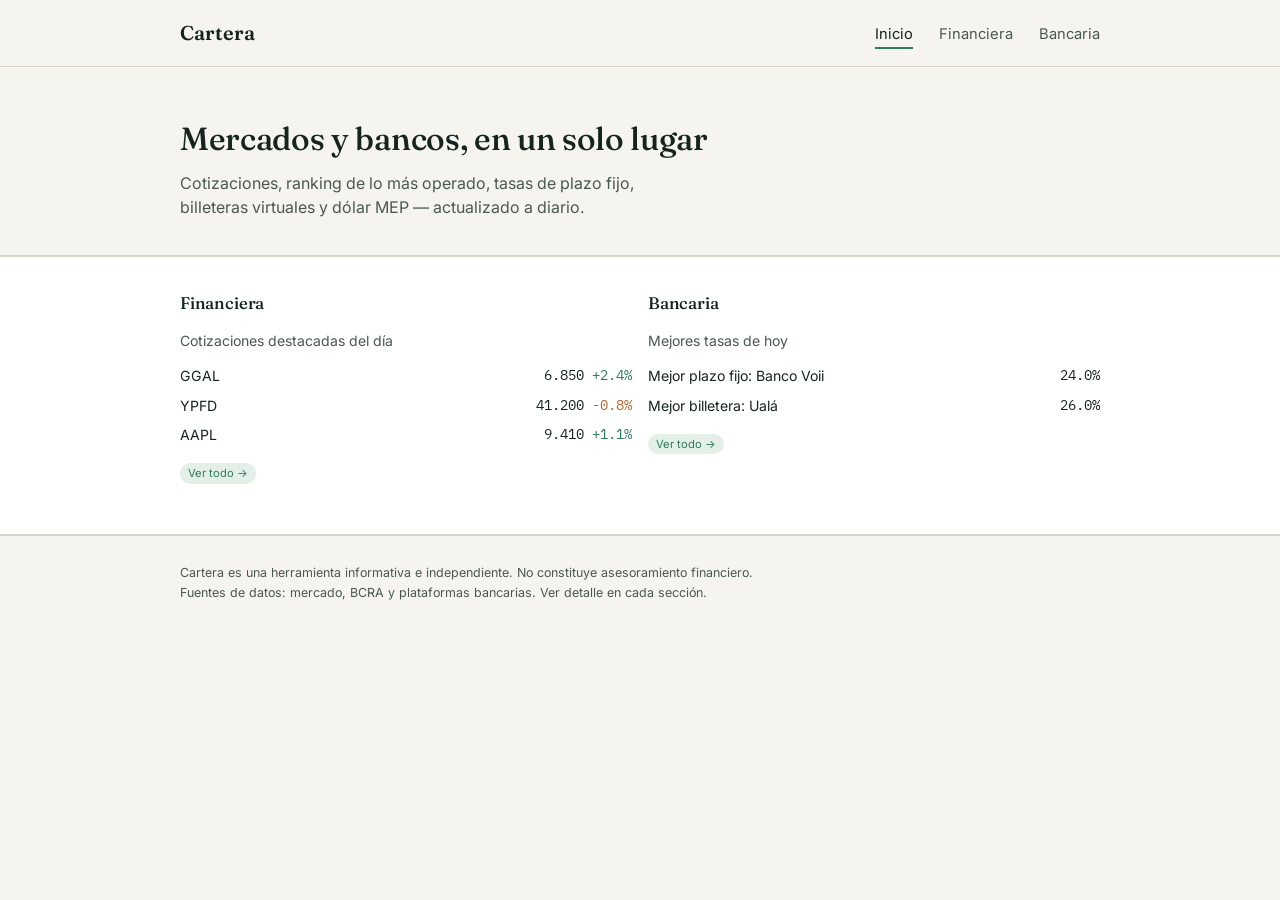
<file: index.html>
<!DOCTYPE html>
<html lang="es">
<head>
<meta charset="UTF-8">
<meta name="viewport" content="width=device-width, initial-scale=1.0">
<title>Cartera — Mercados y bancos de Argentina</title>
<link rel="stylesheet" href="css/style.css">
</head>
<body>

<header class="site">
  <div class="container">
    <div class="logo">Cartera</div>
    <nav class="main">
      <a href="index.html" class="active">Inicio</a>
      <a href="financiera.html">Financiera</a>
      <a href="bancaria.html">Bancaria</a>
    </nav>
  </div>
</header>

<div class="hero">
  <div class="container">
    <h1>Mercados y bancos, en un solo lugar</h1>
    <p class="lead">Cotizaciones, ranking de lo más operado, tasas de plazo fijo, billeteras virtuales y dólar MEP — actualizado a diario.</p>
  </div>
</div>

<section class="alt">
  <div class="container">
    <div class="grid-2">

      <div>
        <h3>Financiera</h3>
        <p class="muted" style="font-size:0.88rem">Cotizaciones destacadas del día</p>
        <div style="display:flex;flex-direction:column;gap:8px;margin-top:12px" id="cotizPreview"></div>
        <p style="margin-top:14px"><a href="financiera.html" class="pill">Ver todo →</a></p>
      </div>

      <div>
        <h3>Bancaria</h3>
        <p class="muted" style="font-size:0.88rem">Mejores tasas de hoy</p>
        <div style="display:flex;flex-direction:column;gap:8px;margin-top:12px" id="bancoPreview"></div>
        <p style="margin-top:14px"><a href="bancaria.html" class="pill">Ver todo →</a></p>
      </div>

    </div>
  </div>
</section>

<footer class="site">
  <div class="container">
    <p>Cartera es una herramienta informativa e independiente. No constituye asesoramiento financiero.</p>
    <p>Fuentes de datos: mercado, BCRA y plataformas bancarias. Ver detalle en cada sección.</p>
  </div>
</footer>

<script src="js/data.js"></script>
<script src="js/app.js"></script>
</body>
</html>
</file>
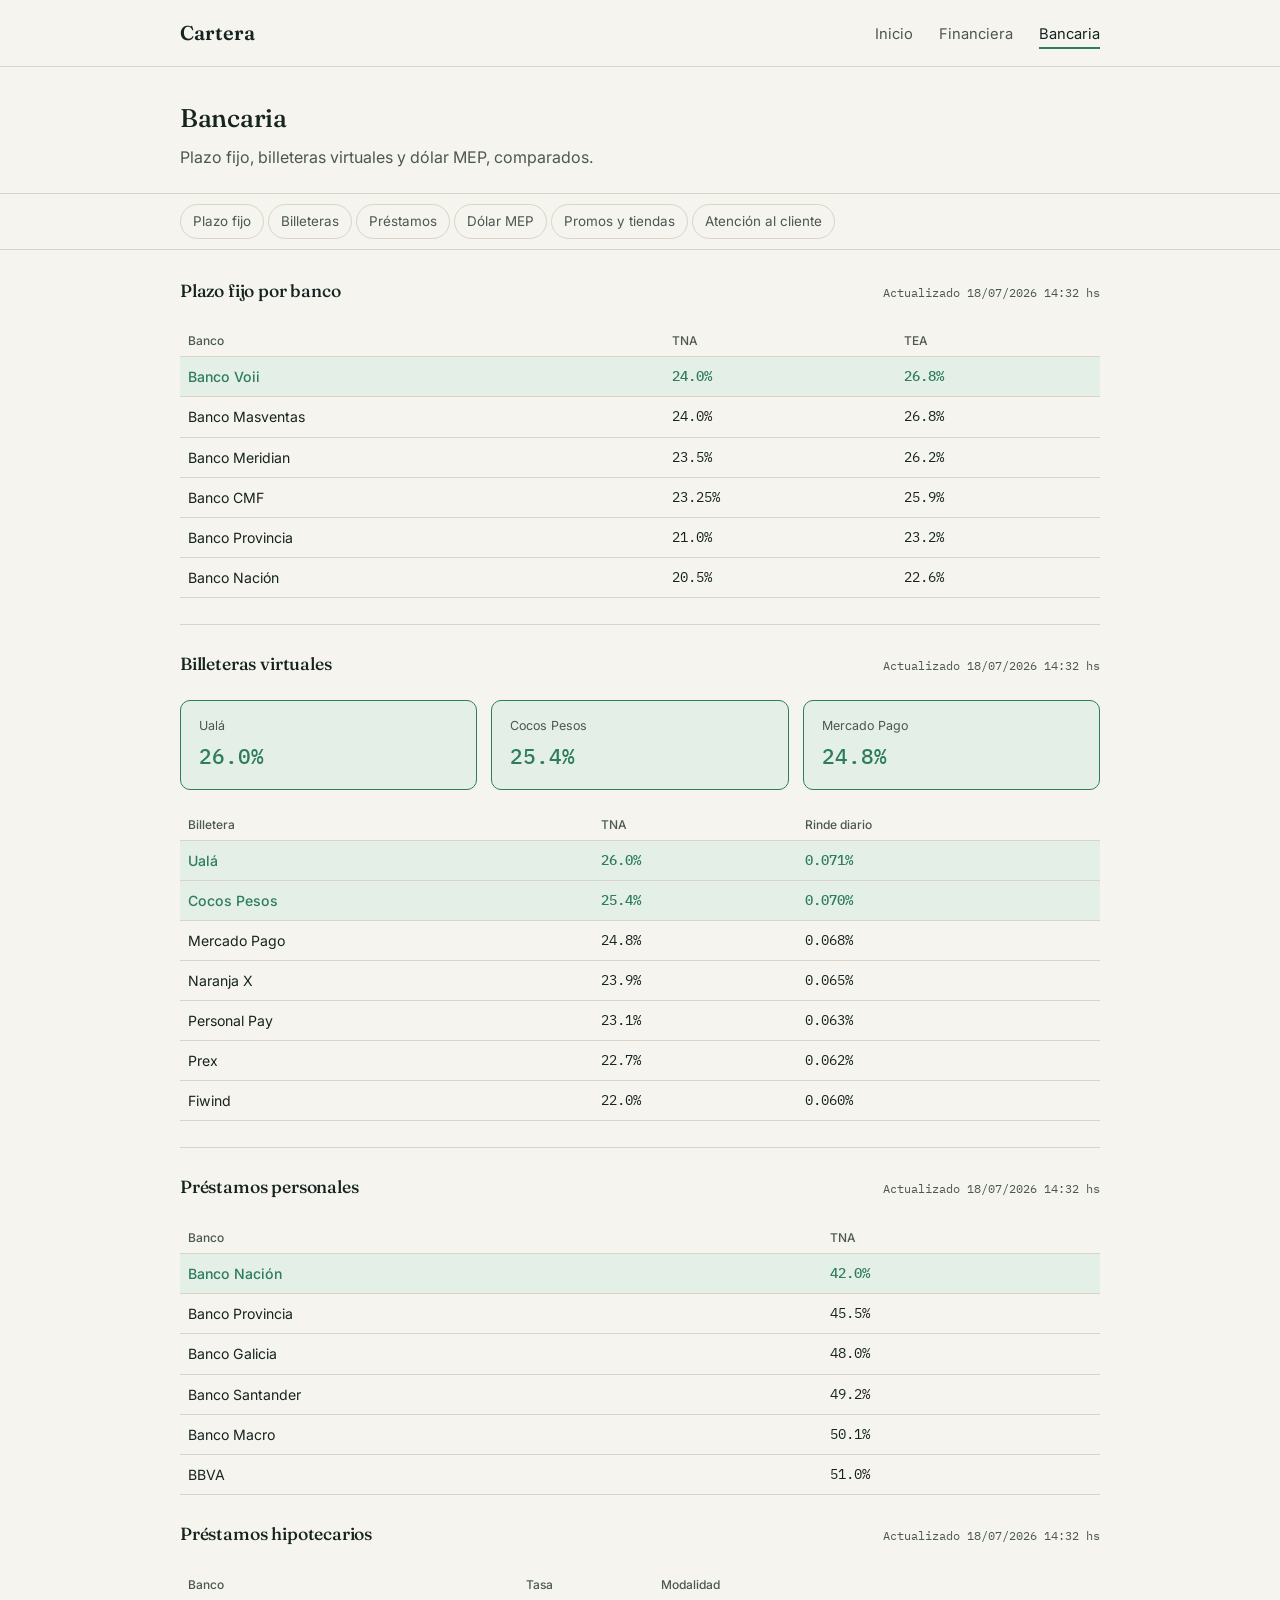
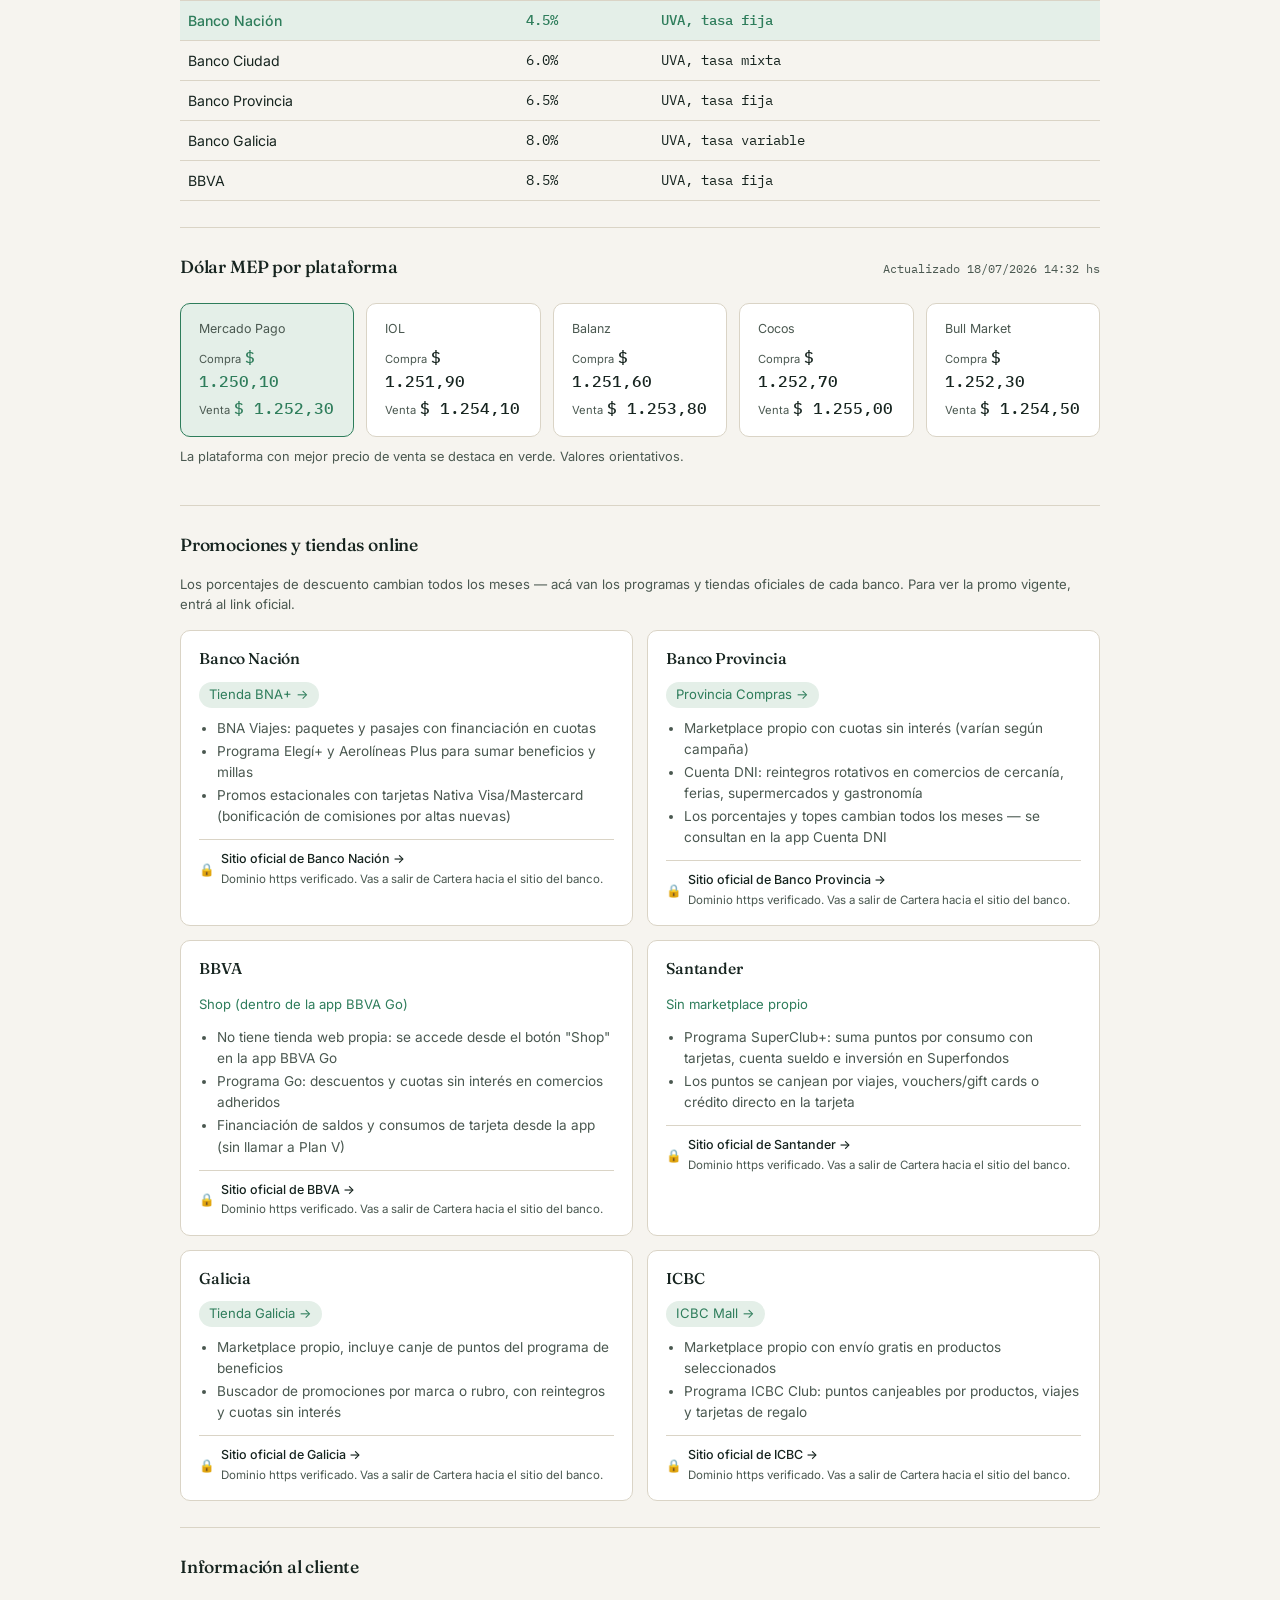
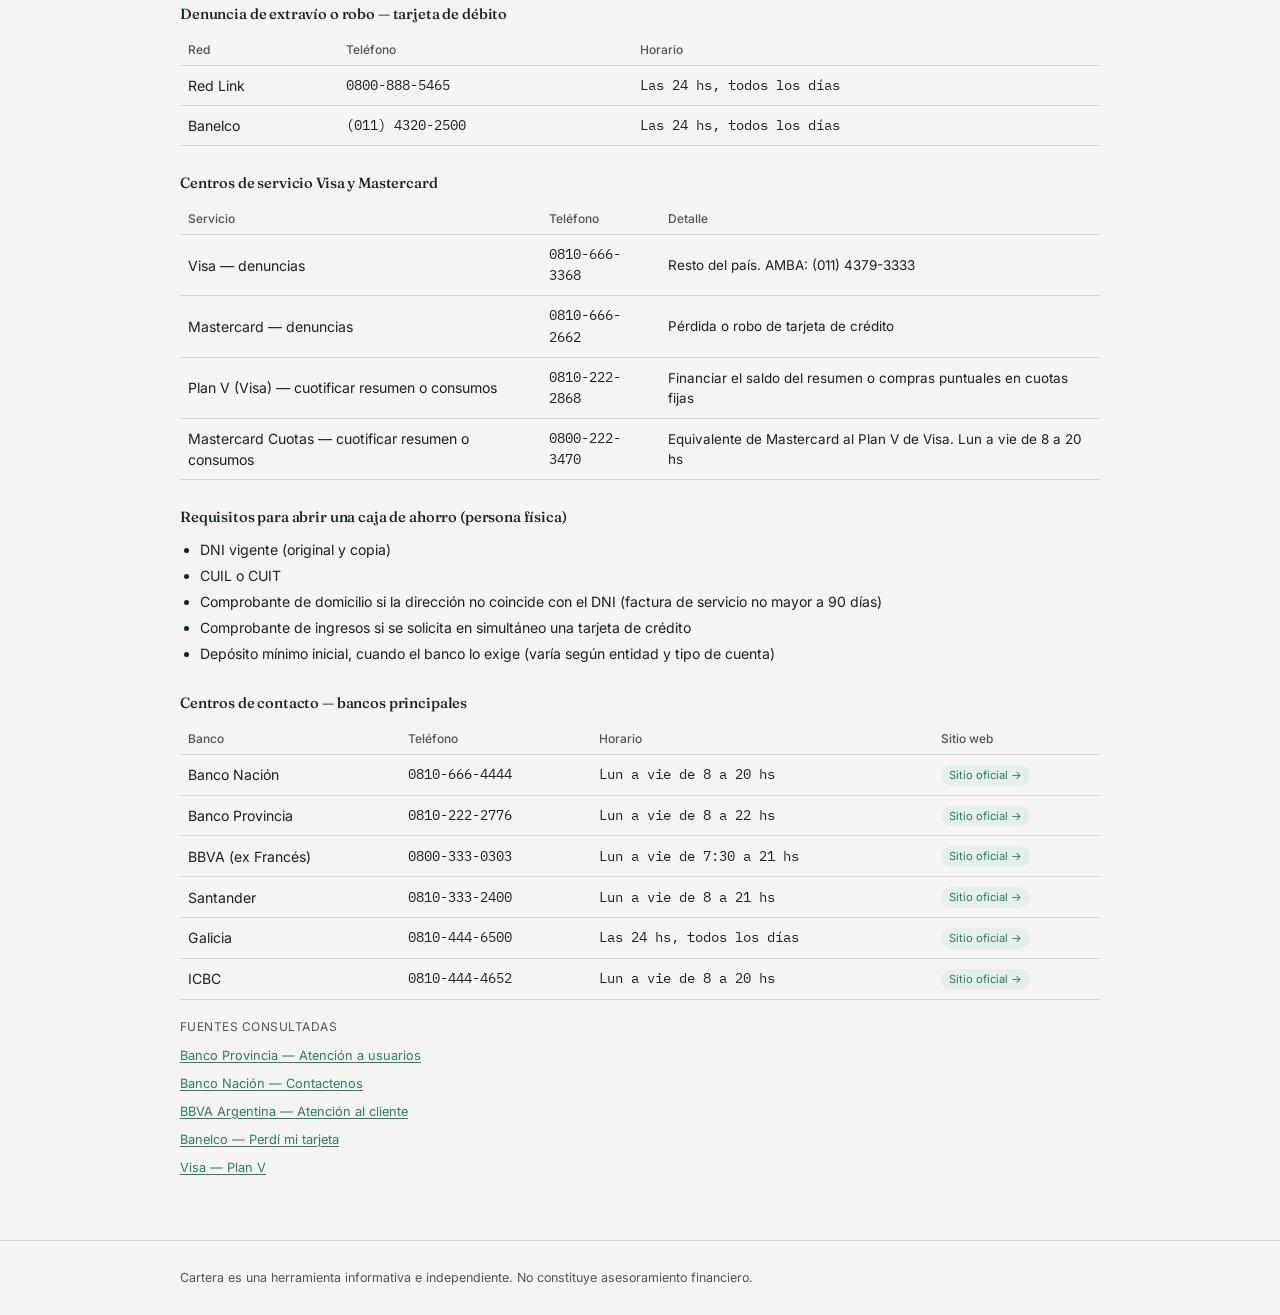
<file: bancaria.html>
<!DOCTYPE html>
<html lang="es">
<head>
<meta charset="UTF-8">
<meta name="viewport" content="width=device-width, initial-scale=1.0">
<title>Bancaria — Cartera</title>
<link rel="stylesheet" href="css/style.css">
</head>
<body>

<header class="site">
  <div class="container">
    <div class="logo">Cartera</div>
    <nav class="main">
      <a href="index.html">Inicio</a>
      <a href="financiera.html">Financiera</a>
      <a href="bancaria.html" class="active">Bancaria</a>
    </nav>
  </div>
</header>

<div class="hero" style="padding:32px 0 24px">
  <div class="container">
    <h1 style="font-size:1.6rem">Bancaria</h1>
    <p class="lead">Plazo fijo, billeteras virtuales y dólar MEP, comparados.</p>
  </div>
</div>

<nav class="quicknav">
  <div class="container quicknav-inner">
    <a href="#sec-pf">Plazo fijo</a>
    <a href="#sec-bv">Billeteras</a>
    <a href="#sec-prest">Préstamos</a>
    <a href="#sec-mep">Dólar MEP</a>
    <a href="#sec-promos">Promos y tiendas</a>
    <a href="#sec-atc">Atención al cliente</a>
  </div>
</nav>

<section style="padding-top:28px">
  <div class="container">

    <div class="bancaria-block" id="sec-pf">
      <div class="section-head"><h2 style="font-size:1.1rem">Plazo fijo por banco</h2><span class="updated" id="upd-pf"></span></div>
      <table class="data">
        <thead><tr><th>Banco</th><th>TNA</th><th>TEA</th></tr></thead>
        <tbody id="pfTable"></tbody>
      </table>
    </div>

    <div class="bancaria-block" id="sec-bv">
      <div class="section-head"><h2 style="font-size:1.1rem">Billeteras virtuales</h2><span class="updated" id="upd-bv"></span></div>
      <div class="grid-3" id="bvTop3" style="margin-bottom:20px"></div>
      <table class="data">
        <thead><tr><th>Billetera</th><th>TNA</th><th>Rinde diario</th></tr></thead>
        <tbody id="bvTable"></tbody>
      </table>
    </div>

    <div class="bancaria-block" id="sec-prest">
      <div class="section-head"><h2 style="font-size:1.1rem">Préstamos personales</h2><span class="updated" id="upd-prest1"></span></div>
      <table class="data">
        <thead><tr><th>Banco</th><th>TNA</th></tr></thead>
        <tbody id="prestPersonalesTable"></tbody>
      </table>

      <div class="section-head" style="margin-top:26px"><h2 style="font-size:1.1rem">Préstamos hipotecarios</h2><span class="updated" id="upd-prest2"></span></div>
      <table class="data">
        <thead><tr><th>Banco</th><th>Tasa</th><th>Modalidad</th></tr></thead>
        <tbody id="prestHipotecariosTable"></tbody>
      </table>
    </div>

    <div class="bancaria-block" id="sec-mep">
      <div class="section-head"><h2 style="font-size:1.1rem">Dólar MEP por plataforma</h2><span class="updated" id="upd-mep"></span></div>
      <div class="grid-5" id="mepCards"></div>
      <p class="muted" style="font-size:0.8rem;margin-top:10px">La plataforma con mejor precio de venta se destaca en verde. Valores orientativos.</p>
    </div>

    <div class="bancaria-block" id="sec-promos">
      <div class="section-head"><h2 style="font-size:1.1rem">Promociones y tiendas online</h2></div>
      <p class="muted" style="font-size:0.82rem;margin:-6px 0 16px">Los porcentajes de descuento cambian todos los meses — acá van los programas y tiendas oficiales de cada banco. Para ver la promo vigente, entrá al link oficial.</p>
      <div class="banco-grid" id="promosGrid"></div>
    </div>

    <div class="bancaria-block bancaria-block--last" id="sec-atc">

      <div class="section-head"><h2 style="font-size:1.1rem">Información al cliente</h2></div>

      <h3 style="font-size:0.92rem;margin:0 0 10px">Denuncia de extravío o robo — tarjeta de débito</h3>
      <table class="data" style="margin-bottom:26px">
        <thead><tr><th>Red</th><th>Teléfono</th><th>Horario</th></tr></thead>
        <tbody id="redesTable"></tbody>
      </table>

      <h3 style="font-size:0.92rem;margin:0 0 10px">Centros de servicio Visa y Mastercard</h3>
      <table class="data" style="margin-bottom:26px">
        <thead><tr><th>Servicio</th><th>Teléfono</th><th>Detalle</th></tr></thead>
        <tbody id="tarjetasTable"></tbody>
      </table>

      <h3 style="font-size:0.92rem;margin:0 0 10px">Requisitos para abrir una caja de ahorro (persona física)</h3>
      <ul class="req-list" id="requisitosCajaList" style="margin-bottom:26px"></ul>

      <h3 style="font-size:0.92rem;margin:0 0 10px">Centros de contacto — bancos principales</h3>
      <table class="data">
        <thead><tr><th>Banco</th><th>Teléfono</th><th>Horario</th><th>Sitio web</th></tr></thead>
        <tbody id="bancosContactoTable"></tbody>
      </table>
      <div class="fuentes" id="fuentesAtc" style="margin-top:18px"></div>

    </div>

  </div>
</section>

<footer class="site">
  <div class="container">
    <p>Cartera es una herramienta informativa e independiente. No constituye asesoramiento financiero.</p>
  </div>
</footer>

<script src="js/data.js"></script>
<script src="js/app.js"></script>
</body>
</html>
</file>
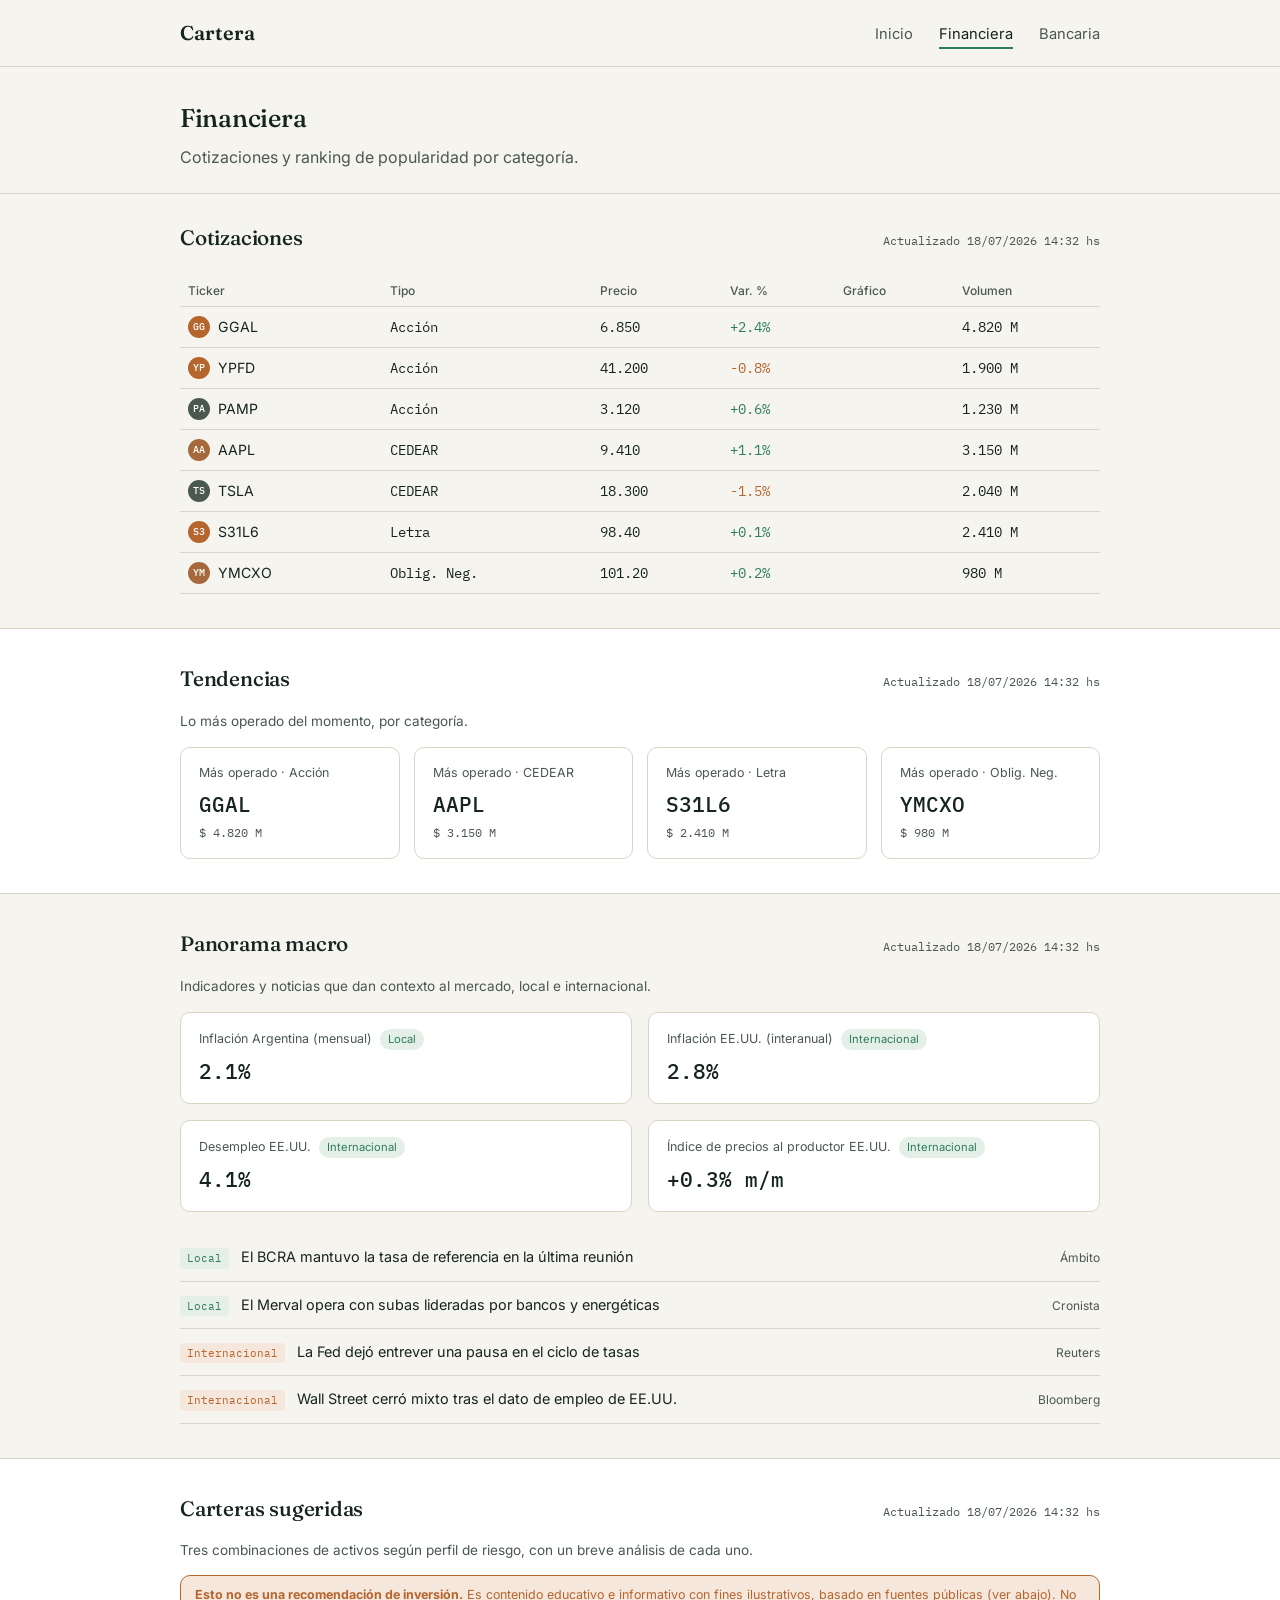
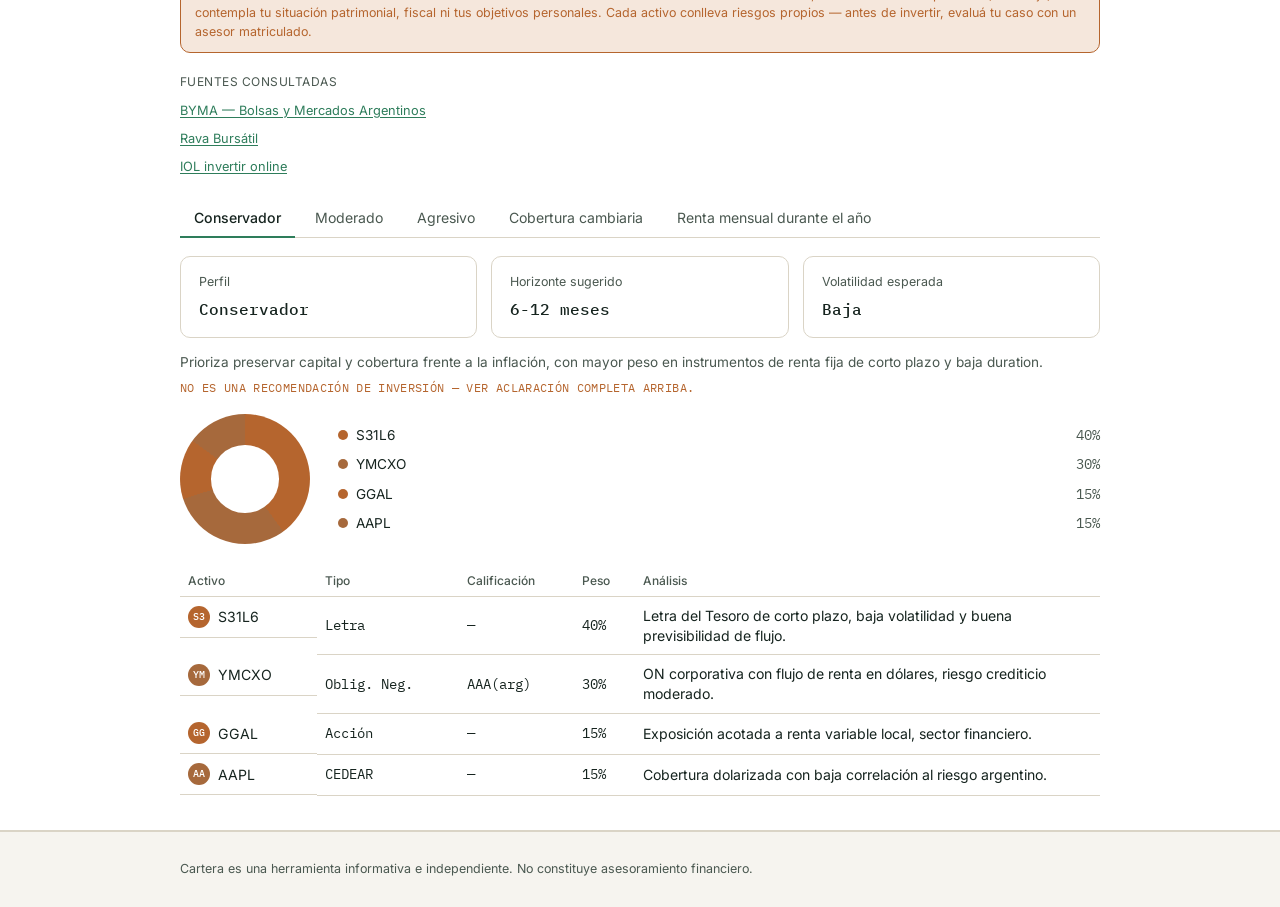
<file: financiera.html>
<!DOCTYPE html>
<html lang="es">
<head>
<meta charset="UTF-8">
<meta name="viewport" content="width=device-width, initial-scale=1.0">
<title>Financiera — Cartera</title>
<link rel="stylesheet" href="css/style.css">
</head>
<body>

<header class="site">
  <div class="container">
    <div class="logo">Cartera</div>
    <nav class="main">
      <a href="index.html">Inicio</a>
      <a href="financiera.html" class="active">Financiera</a>
      <a href="bancaria.html">Bancaria</a>
    </nav>
  </div>
</header>

<div class="hero" style="padding:32px 0 24px">
  <div class="container">
    <h1 style="font-size:1.6rem">Financiera</h1>
    <p class="lead">Cotizaciones y ranking de popularidad por categoría.</p>
  </div>
</div>

<section style="padding-top:28px">
  <div class="container">
    <div class="section-head">
      <h2>Cotizaciones</h2>
      <span class="updated" id="upd2"></span>
    </div>
    <table class="data">
      <thead>
        <tr><th>Ticker</th><th>Tipo</th><th>Precio</th><th>Var. %</th><th>Gráfico</th><th>Volumen</th></tr>
      </thead>
      <tbody id="cotizTable"></tbody>
    </table>
  </div>
</section>

<section class="alt">
  <div class="container">
    <div class="section-head">
      <h2>Tendencias</h2>
      <span class="updated" id="upd1"></span>
    </div>
    <p class="muted" style="font-size:0.85rem;margin-top:-6px;margin-bottom:16px">Lo más operado del momento, por categoría.</p>
    <div class="grid-3" id="rankingCards" style="grid-template-columns:repeat(4,1fr)"></div>
  </div>
</section>

<section>
  <div class="container">
    <div class="section-head">
      <h2>Panorama macro</h2>
      <span class="updated" id="upd3"></span>
    </div>
    <p class="muted" style="font-size:0.85rem;margin-top:-6px;margin-bottom:16px">Indicadores y noticias que dan contexto al mercado, local e internacional.</p>

    <div class="grid-2" id="macroCards" style="margin-bottom:22px"></div>

    <div style="display:flex;flex-direction:column;gap:0" id="noticiasList"></div>
  </div>
</section>

<section class="alt">
  <div class="container">
    <div class="section-head">
      <h2>Carteras sugeridas</h2>
      <span class="updated" id="upd4"></span>
    </div>
    <p class="muted" style="font-size:0.85rem;margin-top:-6px;margin-bottom:14px">Tres combinaciones de activos según perfil de riesgo, con un breve análisis de cada uno.</p>
    <p class="disclaimer"><strong>Esto no es una recomendación de inversión.</strong> Es contenido educativo e informativo con fines ilustrativos, basado en fuentes públicas (ver abajo). No contempla tu situación patrimonial, fiscal ni tus objetivos personales. Cada activo conlleva riesgos propios — antes de invertir, evaluá tu caso con un asesor matriculado.</p>
    <div class="fuentes" id="fuentesCarteras"></div>

    <div class="tabs" id="carteraTabs"></div>
    <div id="carteraPanels"></div>
  </div>
</section>

<footer class="site">
  <div class="container">
    <p>Cartera es una herramienta informativa e independiente. No constituye asesoramiento financiero.</p>
  </div>
</footer>

<script src="js/data.js"></script>
<script src="js/app.js"></script>
</body>
</html>
</file>
<file: css/style.css>
@import url('https://fonts.googleapis.com/css2?family=Fraunces:opsz,wght@9..144,400;9..144,500;9..144,600&family=Inter:wght@400;500;600&family=IBM+Plex+Mono:wght@400;500&display=swap');

:root{
  --bg:#F6F4EF;
  --ink:#16241F;
  --ink-soft:#4A5850;
  --line:#DAD4C6;
  --card:#FFFFFF;
  --accent:#2E7D5B;
  --accent-soft:#E4EFE8;
  --warn:#B5652E;
  --warn-soft:#F5E7DC;
  --radius:10px;
}

*{box-sizing:border-box;}
html,body{margin:0;padding:0;}
body{
  background:var(--bg);
  color:var(--ink);
  font-family:'Inter',sans-serif;
  line-height:1.5;
}
h1,h2,h3{
  font-family:'Fraunces',serif;
  font-weight:500;
  margin:0 0 0.4rem;
  letter-spacing:-0.01em;
}
h1{font-size:2rem;}
h2{font-size:1.3rem;}
h3{font-size:1.05rem;}
a{color:inherit;text-decoration:none;}
.mono{font-family:'IBM Plex Mono',monospace;}
.muted{color:var(--ink-soft);}
.container{max-width:960px;margin:0 auto;padding:0 20px;}

/* ---- ticker ---- */
.ticker-wrap{
  background:var(--ink);
  color:var(--bg);
  overflow:hidden;
  white-space:nowrap;
  border-bottom:1px solid var(--line);
}
.ticker{
  display:inline-block;
  padding:8px 0;
  animation:scroll-left 32s linear infinite;
}
.ticker span{
  font-family:'IBM Plex Mono',monospace;
  font-size:0.8rem;
  margin-right:2.5rem;
}
.ticker .up{color:#8FD6AE;}
.ticker .down{color:#E8A17E;}
@keyframes scroll-left{
  0%{transform:translateX(0);}
  100%{transform:translateX(-50%);}
}
@media (prefers-reduced-motion: reduce){
  .ticker{animation:none;}
}

/* ---- header / nav ---- */
header.site{
  border-bottom:1px solid var(--line);
  padding:18px 0;
}
header.site .container{
  display:flex;align-items:center;justify-content:space-between;
}
.logo{font-family:'Fraunces',serif;font-size:1.25rem;font-weight:600;}
nav.main a{
  margin-left:22px;
  font-size:0.92rem;
  color:var(--ink-soft);
  border-bottom:2px solid transparent;
  padding-bottom:4px;
}
nav.main a.active,nav.main a:hover{color:var(--ink);border-color:var(--accent);}

/* ---- hero ---- */
.hero{padding:48px 0 36px;border-bottom:1px solid var(--line);}
.hero p.lead{max-width:520px;color:var(--ink-soft);font-size:1rem;margin:8px 0 0;}

/* ---- cards / grid ---- */
.grid-2{display:grid;grid-template-columns:1fr 1fr;gap:16px;}
.grid-3{display:grid;grid-template-columns:repeat(3,1fr);gap:14px;}
.grid-5{display:grid;grid-template-columns:repeat(5,1fr);gap:12px;}
@media (max-width:720px){
  .grid-2,.grid-3,.grid-5{grid-template-columns:1fr 1fr;}
}

.card{
  background:var(--card);
  border:1px solid var(--line);
  border-radius:var(--radius);
  padding:16px 18px;
}
.card.highlight{
  background:var(--accent-soft);
  border-color:var(--accent);
}
.card.highlight .value{color:var(--accent);}
.card .label{font-size:0.78rem;color:var(--ink-soft);margin-bottom:6px;}
.card .value{font-family:'IBM Plex Mono',monospace;font-size:1.3rem;font-weight:500;}

section{padding:34px 0;}
section.alt{background:var(--card);border-top:1px solid var(--line);border-bottom:1px solid var(--line);}
.section-head{display:flex;align-items:baseline;justify-content:space-between;margin-bottom:16px;}
.updated{font-size:0.75rem;color:var(--ink-soft);font-family:'IBM Plex Mono',monospace;}

/* ---- table ---- */
table.data{width:100%;border-collapse:collapse;font-size:0.9rem;}
table.data th{
  text-align:left;font-size:0.75rem;color:var(--ink-soft);
  font-weight:500;padding:6px 8px;border-bottom:1px solid var(--line);
}
table.data td{padding:9px 8px;border-bottom:1px solid var(--line);font-family:'IBM Plex Mono',monospace;font-size:0.88rem;}
table.data td:first-child,table.data th:first-child{font-family:'Inter',sans-serif;}
table.data tr.top{background:var(--accent-soft);}
table.data tr.top td{color:var(--accent);font-weight:500;}
.pill{
  display:inline-block;font-size:0.7rem;padding:2px 8px;border-radius:20px;
  background:var(--accent-soft);color:var(--accent);font-family:'Inter',sans-serif;
}

/* ---- bancaria: nav de anclas + secciones apiladas ---- */
.quicknav{
  position:sticky;top:0;z-index:10;
  background:var(--bg);border-bottom:1px solid var(--line);
}
.quicknav-inner{
  display:flex;gap:4px;overflow-x:auto;padding:10px 20px;
  -ms-overflow-style:none;scrollbar-width:none;
}
.quicknav-inner::-webkit-scrollbar{display:none;}
.quicknav-inner a{
  font-size:0.84rem;color:var(--ink-soft);white-space:nowrap;
  padding:6px 12px;border-radius:20px;border:1px solid var(--line);
  flex-shrink:0;
}
.quicknav-inner a:hover{color:var(--ink);border-color:var(--accent);background:var(--accent-soft);}
.bancaria-block{
  padding:26px 0;border-bottom:1px solid var(--line);
  scroll-margin-top:56px;
}
.bancaria-block:first-child{padding-top:0;}
.bancaria-block--last{border-bottom:none;padding-bottom:6px;}

/* ---- bancaria: tarjetas de promociones/tiendas por banco ---- */
.banco-grid{display:grid;grid-template-columns:1fr 1fr;gap:14px;}
@media (max-width:720px){.banco-grid{grid-template-columns:1fr;}}
.banco-card{
  background:var(--card);border:1px solid var(--line);border-radius:var(--radius);
  padding:16px 18px;
}
.banco-card h3{font-size:0.98rem;margin:0 0 10px;}
.banco-card .tienda-link{
  display:inline-block;font-size:0.82rem;color:var(--accent);
  background:var(--accent-soft);padding:3px 10px;border-radius:20px;
  margin-bottom:10px;
}
.banco-card ul{margin:0 0 12px;padding-left:18px;font-size:0.85rem;line-height:1.55;color:var(--ink-soft);}
.banco-card ul li{margin-bottom:2px;}
.sitio-verificado{
  display:flex;align-items:center;gap:6px;font-size:0.78rem;
  padding-top:10px;border-top:1px solid var(--line);
}
.sitio-verificado a{color:var(--ink);font-weight:500;}
.sitio-verificado a:hover{color:var(--accent);}
.sitio-verificado .lock{color:var(--accent);font-family:'IBM Plex Mono',monospace;}
.sitio-verificado .leyenda{color:var(--ink-soft);font-size:0.72rem;display:block;margin-top:2px;}

/* ---- tabs ---- */
.tabs{display:flex;gap:6px;margin-bottom:18px;border-bottom:1px solid var(--line);}
.tabs button{
  font-family:'Inter',sans-serif;font-size:0.88rem;background:none;border:none;
  padding:10px 14px;cursor:pointer;color:var(--ink-soft);border-bottom:2px solid transparent;
  margin-bottom:-1px;
}
.tabs button.active{color:var(--ink);border-color:var(--accent);font-weight:500;}
.tab-panel{display:none;}
.tab-panel.active{display:block;}

.req-list{margin:0;padding-left:20px;font-size:0.88rem;line-height:1.7;}
.req-list li{margin-bottom:2px;}

footer.site{padding:26px 0;border-top:1px solid var(--line);}
footer.site p{font-size:0.78rem;color:var(--ink-soft);margin:2px 0;}

/* ---- logo de empresa (tabla de cotizaciones) ---- */
.empresa-cell{display:flex;align-items:center;gap:8px;font-family:'Inter',sans-serif !important;}
.logo-wrap{
  width:22px;height:22px;flex-shrink:0;
  display:inline-flex;align-items:center;justify-content:center;
  border-radius:50%;overflow:hidden;background:var(--accent-soft);
}
.logo-img{width:100%;height:100%;object-fit:cover;display:block;}
.logo-mono{
  width:100%;height:100%;display:flex;align-items:center;justify-content:center;
  color:#fff;font-family:'IBM Plex Mono',monospace;font-size:0.62rem;font-weight:500;
  letter-spacing:0.02em;
}

/* ---- sparkline diario ---- */
.spark-cell{padding-top:6px;padding-bottom:6px;}
.spark{display:block;}

/* ---- carteras sugeridas ---- */
.disclaimer{
  font-size:0.78rem;color:var(--warn);background:var(--warn-soft);
  border:1px solid var(--warn);border-radius:var(--radius);
  padding:10px 14px;margin-bottom:20px;
}
.composicion{display:flex;align-items:center;gap:28px;flex-wrap:wrap;}
.donut{
  width:130px;height:130px;border-radius:50%;flex-shrink:0;position:relative;
}
.donut::after{
  content:"";position:absolute;inset:24%;background:var(--card);border-radius:50%;
}
.legend{display:flex;flex-direction:column;gap:9px;flex:1;min-width:180px;}
.legend-item{display:flex;align-items:center;gap:8px;font-size:0.85rem;}
.legend-dot{width:10px;height:10px;border-radius:50%;flex-shrink:0;}
.analisis-cell{font-family:'Inter',sans-serif !important;font-size:0.84rem;line-height:1.4;max-width:340px;}
.fuentes{margin-bottom:22px;}
.fuentes-titulo{font-size:0.75rem;color:var(--ink-soft);text-transform:uppercase;letter-spacing:0.04em;margin-bottom:6px;}
.fuentes-list{list-style:none;margin:0;padding:0;display:flex;flex-direction:column;gap:4px;}
.fuentes-list a{font-size:0.8rem;color:var(--accent);text-decoration:underline;text-underline-offset:2px;}
.fuentes-list a:hover{color:var(--ink);}
.no-recomendacion{
  font-size:0.72rem;color:var(--warn);font-family:'IBM Plex Mono',monospace;
  text-transform:uppercase;letter-spacing:0.03em;margin:0 0 18px;
}

/* ---- noticias ---- */
.noticia{
  display:flex;align-items:baseline;gap:12px;
  padding:12px 0;border-bottom:1px solid var(--line);
}
.noticia .tag{
  font-size:0.68rem;font-family:'IBM Plex Mono',monospace;
  padding:2px 7px;border-radius:4px;flex-shrink:0;
}
.noticia .tag.local{background:var(--accent-soft);color:var(--accent);}
.noticia .tag.internacional{background:var(--warn-soft);color:var(--warn);}
.noticia .titulo{font-size:0.9rem;flex:1;}
.noticia .fuente{font-size:0.75rem;color:var(--ink-soft);flex-shrink:0;}
</file>
